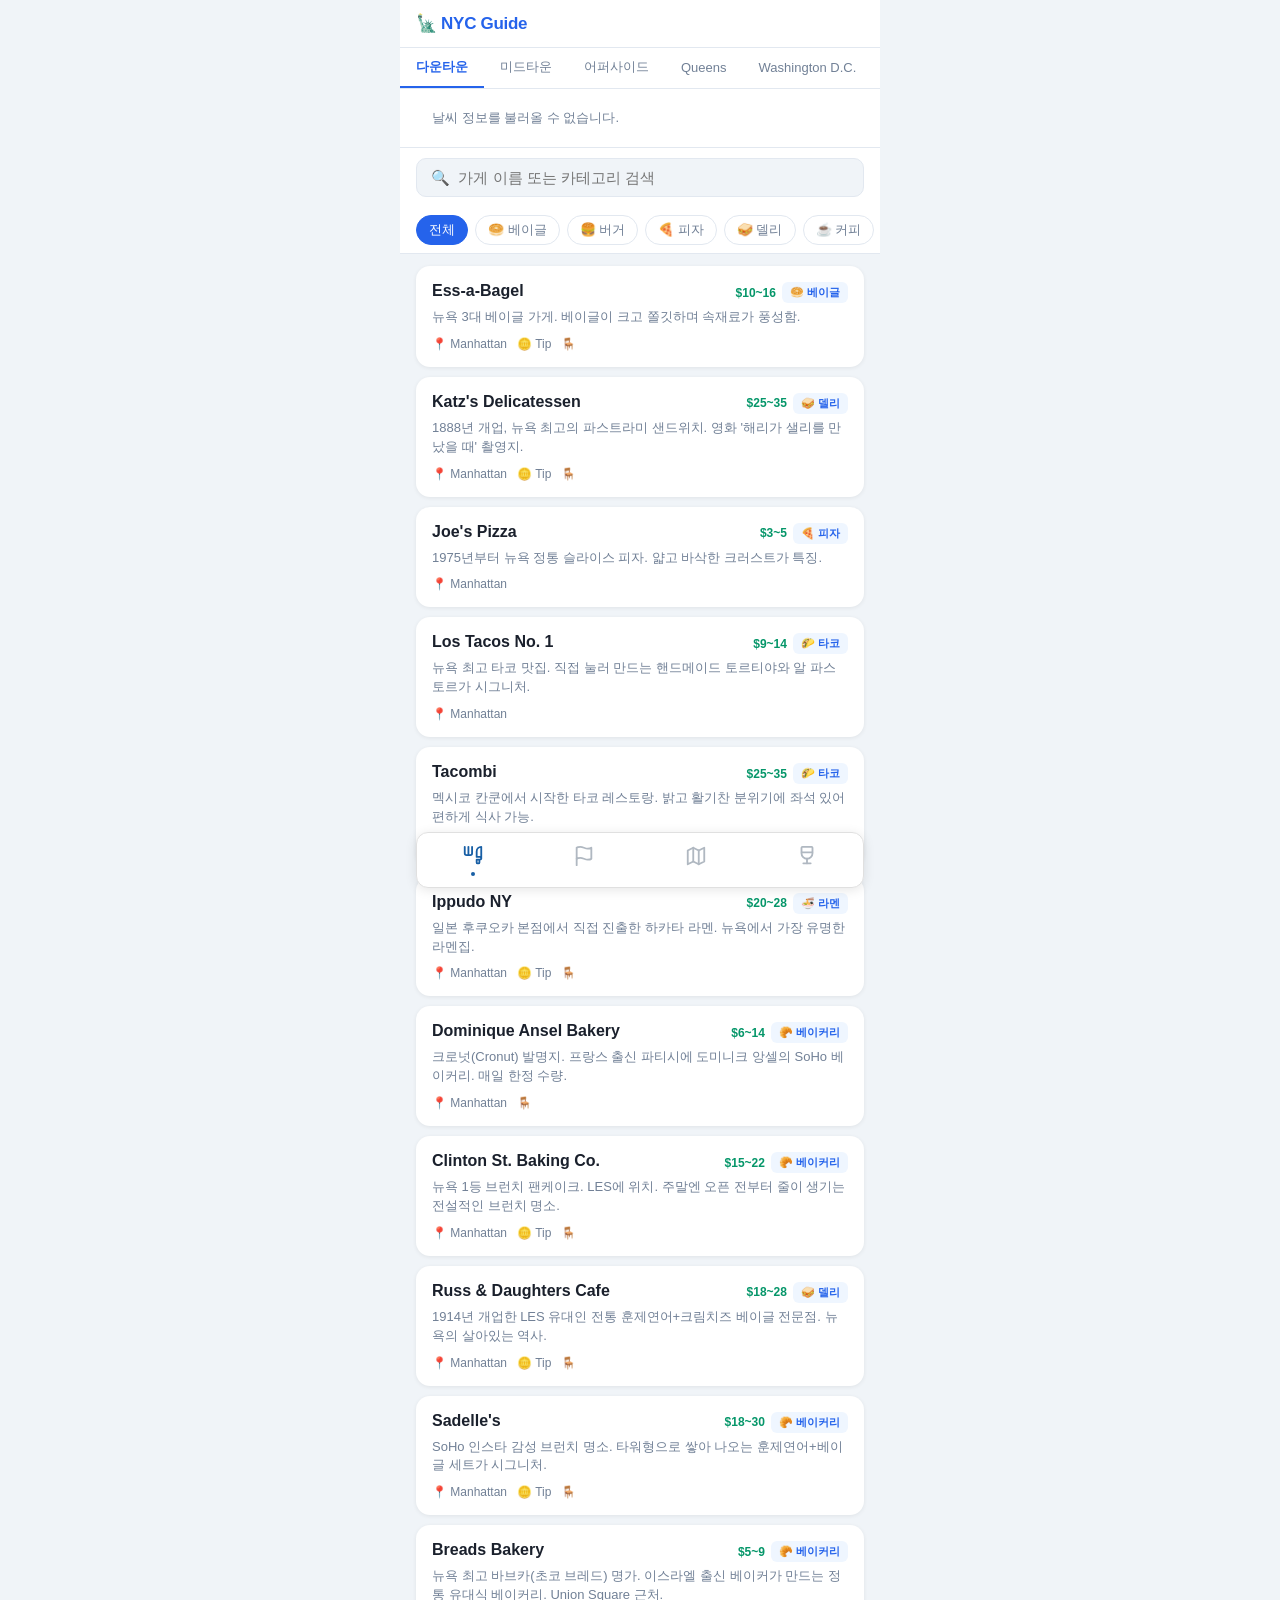
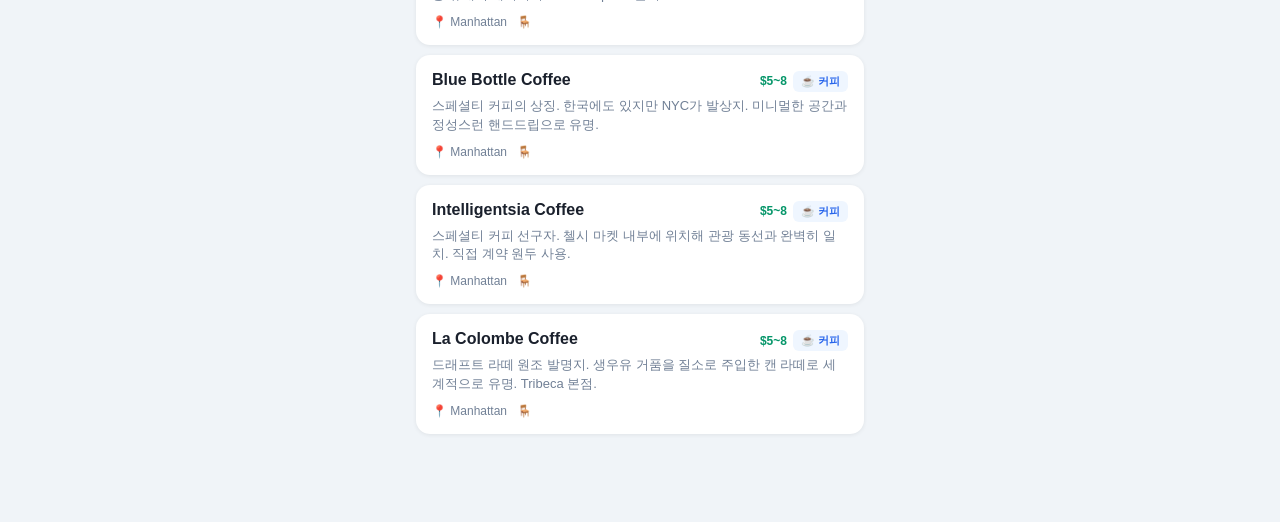
<file: us-order-guide/index.html>
<!DOCTYPE html>
<html lang="ko">
<head>
  <meta charset="UTF-8">
  <meta name="viewport" content="width=device-width, initial-scale=1.0, maximum-scale=1.0, user-scalable=no">
  <meta name="theme-color" content="#2563EB">
  <meta name="description" content="뉴욕·퀸즈·워싱턴 D.C.·나이아가라 맛집 주문 가이드">
  <meta name="apple-mobile-web-app-capable" content="yes">
  <meta name="apple-mobile-web-app-status-bar-style" content="default">
  <title>NYC Guide</title>
  <link rel="manifest" href="manifest.json">
  <link rel="stylesheet" href="css/style.css">
</head>
<body>

<header class="app-header">
  <h1>🗽 NYC Guide</h1>
</header>

<!-- Region Tabs -->
<div class="region-tabs">
  <button class="region-tab active" data-region="downtown">다운타운</button>
  <button class="region-tab" data-region="midtown">미드타운</button>
  <button class="region-tab" data-region="uptown">어퍼사이드</button>
  <button class="region-tab" data-region="queens">Queens</button>
  <button class="region-tab" data-region="washington">Washington D.C.</button>
  <button class="region-tab" data-region="niagara">Niagara</button>
</div>

<!-- Offline Banner -->
<div id="offline-banner" class="offline-banner hidden">오프라인 — 마지막 캐시 날씨 표시 중</div>

<!-- Weather Strip -->
<div class="weather-section">
  <div id="weather-scroll" class="weather-scroll">
    <div class="w-loading">날씨 불러오는 중…</div>
  </div>
</div>

<!-- Search -->
<div id="store-section">
  <div class="search-wrap">
    <input id="search-input" type="search" class="search-input" placeholder="🔍  가게 이름 또는 카테고리 검색">
  </div>

  <!-- Category Filter -->
  <div class="cat-row">
    <button class="cat-chip active" data-cat="all">전체</button>
    <button class="cat-chip" data-cat="bagel">🥯 베이글</button>
    <button class="cat-chip" data-cat="burger">🍔 버거</button>
    <button class="cat-chip" data-cat="pizza">🍕 피자</button>
    <button class="cat-chip" data-cat="deli">🥪 델리</button>
    <button class="cat-chip" data-cat="coffee">☕ 커피</button>
    <button class="cat-chip" data-cat="bakery">🥐 베이커리</button>
    <button class="cat-chip" data-cat="taco">🌮 타코</button>
    <button class="cat-chip" data-cat="ramen">🍜 라멘</button>
    <button class="cat-chip" data-cat="other">🍽️ 기타</button>
  </div>

  <!-- Store List -->
  <div id="store-list" class="store-list"></div>
</div>

<!-- Bottom Nav -->
<nav class="bottom-nav">
  <a class="nav-item active" href="index.html">
    <svg width="22" height="22" viewBox="0 0 24 24" fill="none" stroke-width="2" stroke-linecap="round" stroke-linejoin="round">
      <path d="M3 2v7c0 1.1.9 2 2 2h4a2 2 0 0 0 2-2V2"/><line x1="7" y1="2" x2="7" y2="11"/><path d="M21 15V2a5 5 0 0 0-5 5v6h3.5a1.5 1.5 0 0 1 0 3H16v3a1 1 0 0 0 1 1h1a1 1 0 0 0 1-1v-3h.5a1.5 1.5 0 0 0 0-3H21z"/>
    </svg>
  </a>
  <a class="nav-item" href="spots.html">
    <svg width="22" height="22" viewBox="0 0 24 24" fill="none" stroke-width="2" stroke-linecap="round" stroke-linejoin="round">
      <path d="M4 15s1-1 4-1 5 2 8 2 4-1 4-1V3s-1 1-4 1-5-2-8-2-4 1-4 1z"/><line x1="4" y1="22" x2="4" y2="15"/>
    </svg>
  </a>
  <a class="nav-item" href="map.html">
    <svg width="22" height="22" viewBox="0 0 24 24" fill="none" stroke-width="2" stroke-linecap="round" stroke-linejoin="round">
      <polygon points="3,6 9,3 15,6 21,3 21,18 15,21 9,18 3,21"/><line x1="9" y1="3" x2="9" y2="18"/><line x1="15" y1="6" x2="15" y2="21"/>
    </svg>
  </a>
  <a class="nav-item" href="restroom.html">
    <svg width="22" height="22" viewBox="0 0 24 24" fill="none" stroke-width="2" stroke-linecap="round" stroke-linejoin="round">
      <rect x="6" y="2" width="12" height="6" rx="1"/><path d="M6 8v1a6 6 0 0 0 12 0V8"/><line x1="12" y1="15" x2="12" y2="20"/><line x1="8" y1="20" x2="16" y2="20"/>
    </svg>
  </a>
</nav>

<script src="js/weather.js"></script>
<script src="js/app.js"></script>
</body>
</html>
</file>
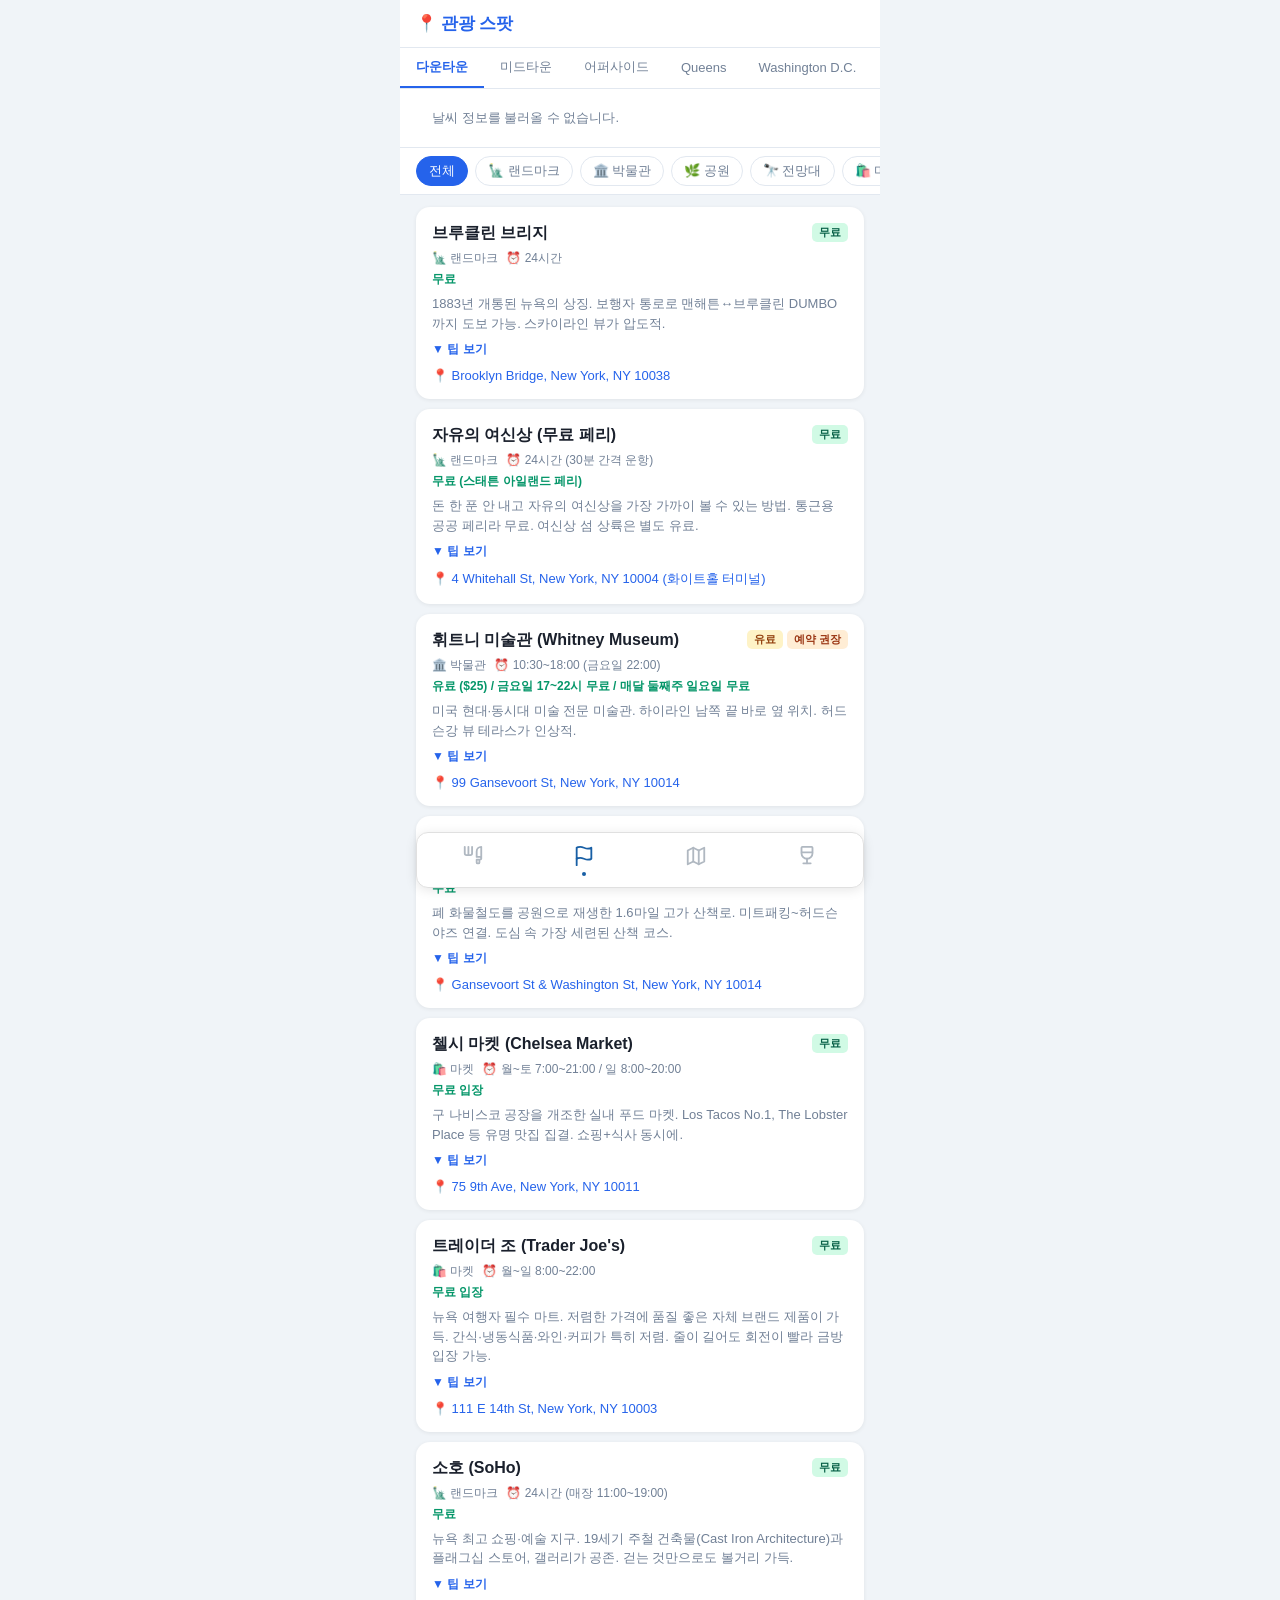
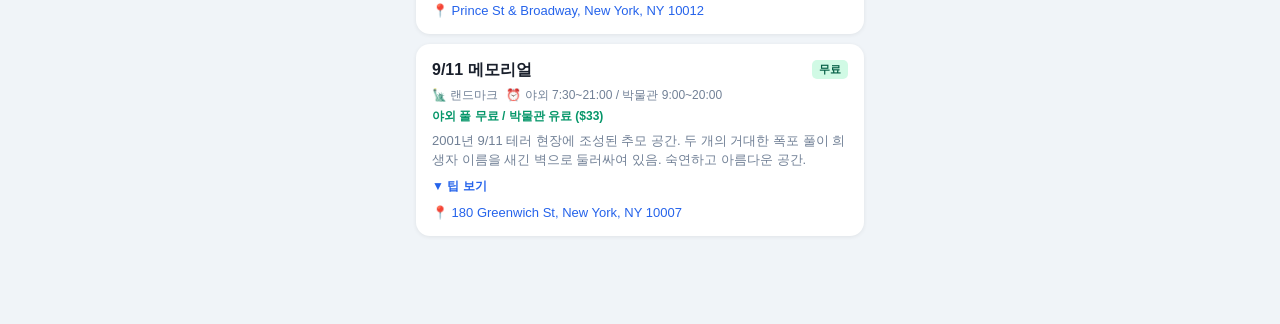
<file: us-order-guide/spots.html>
<!DOCTYPE html>
<html lang="ko">
<head>
  <meta charset="UTF-8">
  <meta name="viewport" content="width=device-width, initial-scale=1.0, maximum-scale=1.0, user-scalable=no">
  <meta name="theme-color" content="#2563EB">
  <meta name="apple-mobile-web-app-capable" content="yes">
  <title>스팟 - NYC Guide</title>
  <link rel="manifest" href="manifest.json">
  <link rel="stylesheet" href="css/style.css">
</head>
<body>

<header class="app-header">
  <h1>📍 관광 스팟</h1>
</header>

<!-- Region Tabs -->
<div class="region-tabs">
  <button class="region-tab active" data-region="downtown">다운타운</button>
  <button class="region-tab" data-region="midtown">미드타운</button>
  <button class="region-tab" data-region="uptown">어퍼사이드</button>
  <button class="region-tab" data-region="queens">Queens</button>
  <button class="region-tab" data-region="washington">Washington D.C.</button>
</div>

<!-- Offline Banner -->
<div id="offline-banner" class="offline-banner hidden">오프라인 — 마지막 캐시 날씨 표시 중</div>

<!-- Weather -->
<div class="weather-section">
  <div id="weather-scroll" class="weather-scroll">
    <div class="w-loading">날씨 불러오는 중…</div>
  </div>
</div>

<!-- Category Filter -->
<div class="cat-row">
  <button class="cat-chip active" data-cat="all">전체</button>
  <button class="cat-chip" data-cat="landmark">🗽 랜드마크</button>
  <button class="cat-chip" data-cat="museum">🏛️ 박물관</button>
  <button class="cat-chip" data-cat="park">🌿 공원</button>
  <button class="cat-chip" data-cat="view">🔭 전망대</button>
  <button class="cat-chip" data-cat="market">🛍️ 마켓</button>
</div>

<!-- Spot List -->
<div id="spot-list" class="store-list"></div>

<!-- Bottom Nav -->
<nav class="bottom-nav">
  <a class="nav-item" href="index.html">
    <svg width="22" height="22" viewBox="0 0 24 24" fill="none" stroke-width="2" stroke-linecap="round" stroke-linejoin="round">
      <path d="M3 2v7c0 1.1.9 2 2 2h4a2 2 0 0 0 2-2V2"/><line x1="7" y1="2" x2="7" y2="11"/><path d="M21 15V2a5 5 0 0 0-5 5v6h3.5a1.5 1.5 0 0 1 0 3H16v3a1 1 0 0 0 1 1h1a1 1 0 0 0 1-1v-3h.5a1.5 1.5 0 0 0 0-3H21z"/>
    </svg>
  </a>
  <a class="nav-item active" href="spots.html">
    <svg width="22" height="22" viewBox="0 0 24 24" fill="none" stroke-width="2" stroke-linecap="round" stroke-linejoin="round">
      <path d="M4 15s1-1 4-1 5 2 8 2 4-1 4-1V3s-1 1-4 1-5-2-8-2-4 1-4 1z"/><line x1="4" y1="22" x2="4" y2="15"/>
    </svg>
  </a>
  <a class="nav-item" href="map.html">
    <svg width="22" height="22" viewBox="0 0 24 24" fill="none" stroke-width="2" stroke-linecap="round" stroke-linejoin="round">
      <polygon points="3,6 9,3 15,6 21,3 21,18 15,21 9,18 3,21"/><line x1="9" y1="3" x2="9" y2="18"/><line x1="15" y1="6" x2="15" y2="21"/>
    </svg>
  </a>
  <a class="nav-item" href="restroom.html">
    <svg width="22" height="22" viewBox="0 0 24 24" fill="none" stroke-width="2" stroke-linecap="round" stroke-linejoin="round">
      <rect x="6" y="2" width="12" height="6" rx="1"/><path d="M6 8v1a6 6 0 0 0 12 0V8"/><line x1="12" y1="15" x2="12" y2="20"/><line x1="8" y1="20" x2="16" y2="20"/>
    </svg>
  </a>
</nav>

<script src="js/weather.js"></script>
<script src="js/spots.js"></script>
</body>
</html>
</file>
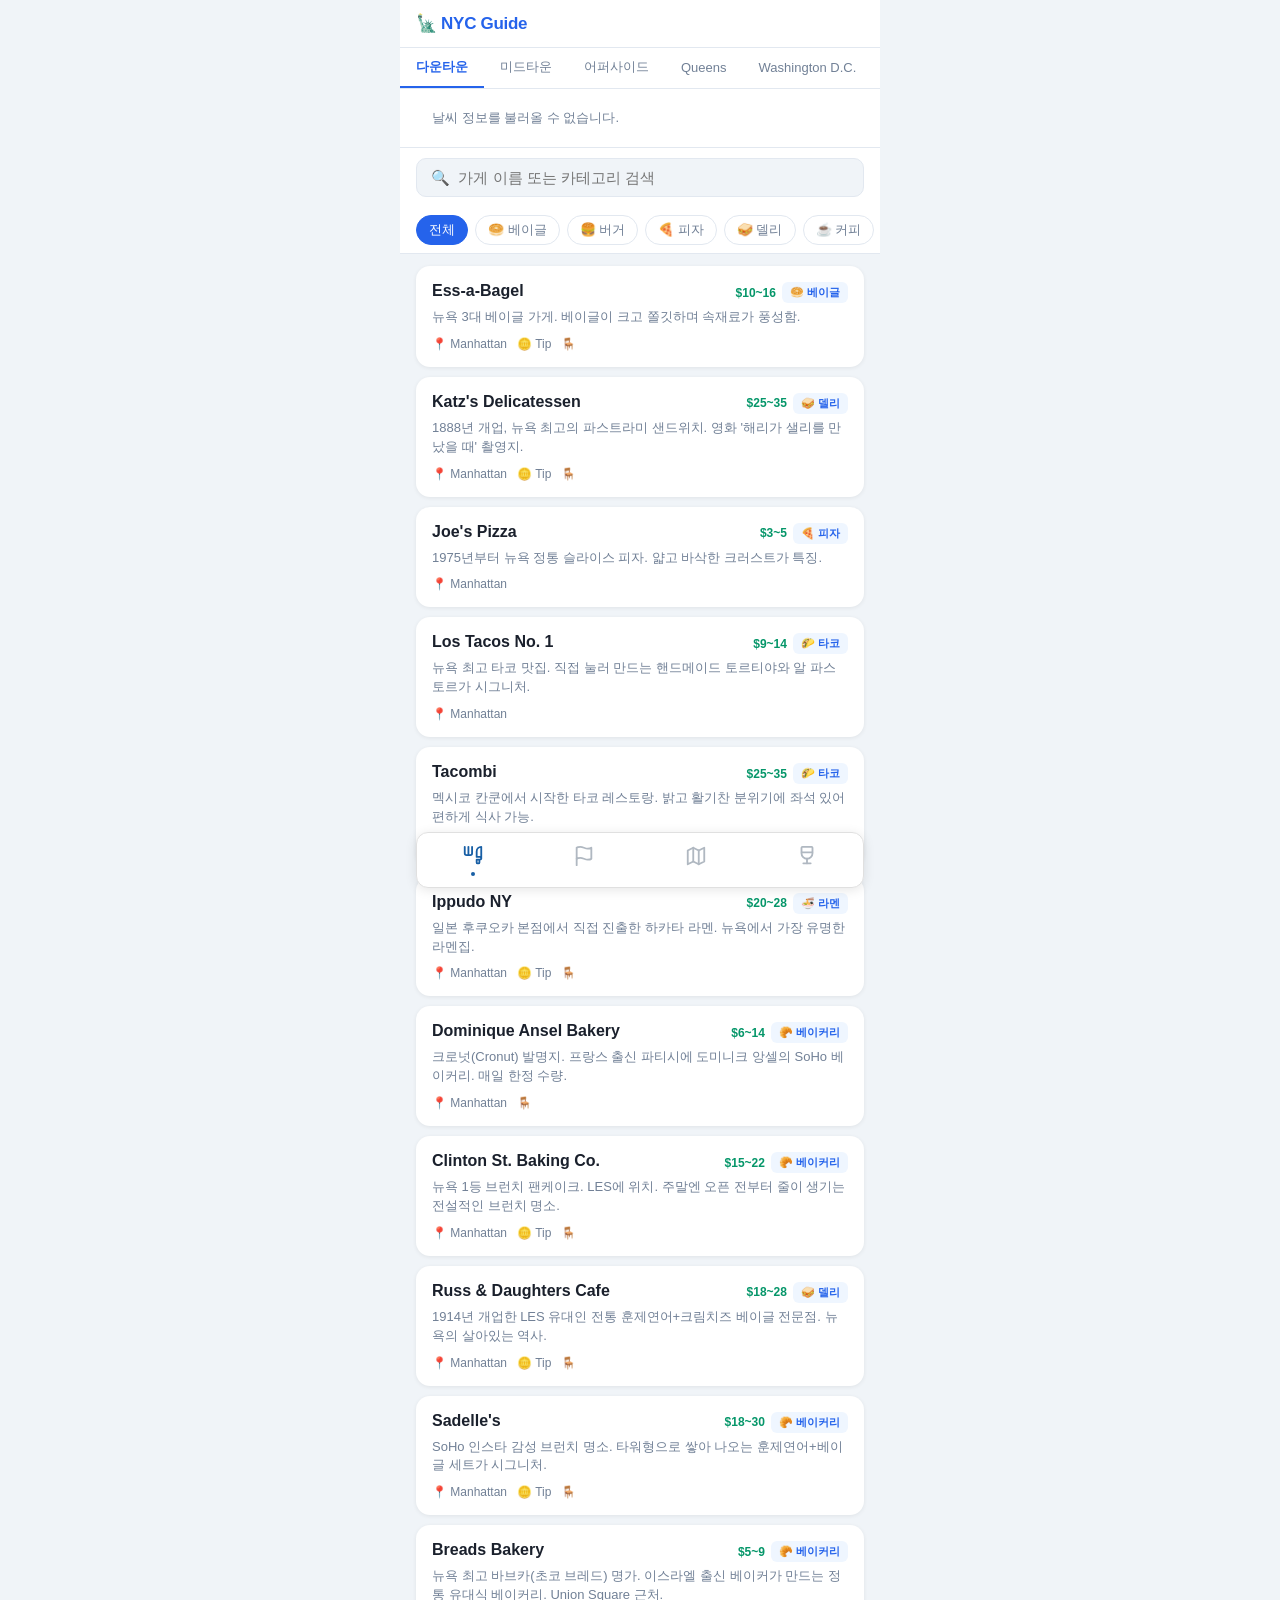
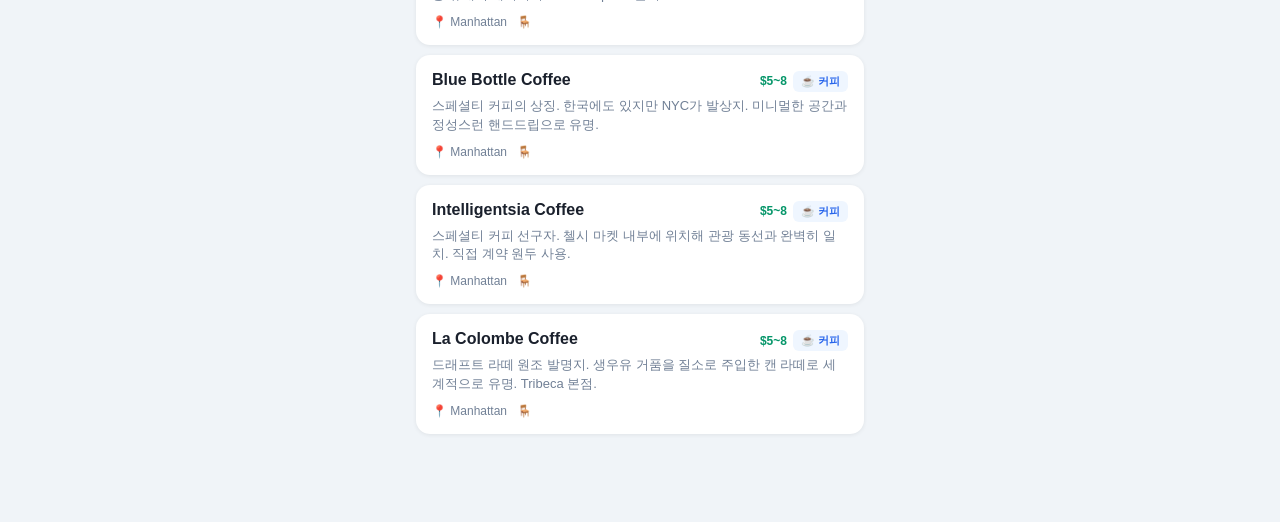
<file: us-order-guide/store.html>
<!DOCTYPE html>
<html lang="ko">
<head>
  <meta charset="UTF-8">
  <meta name="viewport" content="width=device-width, initial-scale=1.0, maximum-scale=1.0, user-scalable=no">
  <meta name="theme-color" content="#2563EB">
  <meta name="apple-mobile-web-app-capable" content="yes">
  <title>가게 상세 - NYC Guide</title>
  <link rel="manifest" href="manifest.json">
  <link rel="stylesheet" href="css/style.css">
</head>
<body>

<!-- Sticky header with back + name -->
<header class="app-header">
  <button id="back-btn" class="back-btn">← 뒤로</button>
  <span id="hdr-name" class="hdr-store-name"></span>
</header>

<!-- Store Info (scrollable) -->
<div class="store-info-section">
  <div id="store-detail-name" class="store-detail-name"></div>
  <div id="store-detail-meta" class="store-detail-meta"></div>
  <div id="store-detail-desc" class="store-detail-desc"></div>
  <div id="store-detail-address" class="store-detail-address"></div>
</div>

<!-- Sticky Tabs -->
<div class="detail-tabs">
  <button class="detail-tab active" data-tab="ordering">📋 주문 흐름</button>
  <button class="detail-tab" data-tab="sauce">🧂 소스·메뉴</button>
  <button class="detail-tab" data-tab="tips">💡 팁</button>
</div>

<!-- Tab: Ordering Flow -->
<div id="tab-ordering" class="tab-content active">
  <div id="ordering-flow" class="ordering-flow"></div>
</div>

<!-- Tab: Sauce Guide -->
<div id="tab-sauce" class="tab-content">
  <div id="sauce-guide" class="sauce-guide"></div>
</div>

<!-- Tab: Tips -->
<div id="tab-tips" class="tab-content">
  <div id="tips-section" class="tips-section"></div>
</div>

<!-- Bottom Nav -->
<nav class="bottom-nav">
  <a class="nav-item active" href="index.html">
    <svg width="22" height="22" viewBox="0 0 24 24" fill="none" stroke-width="2" stroke-linecap="round" stroke-linejoin="round">
      <path d="M3 2v7c0 1.1.9 2 2 2h4a2 2 0 0 0 2-2V2"/><line x1="7" y1="2" x2="7" y2="11"/><path d="M21 15V2a5 5 0 0 0-5 5v6h3.5a1.5 1.5 0 0 1 0 3H16v3a1 1 0 0 0 1 1h1a1 1 0 0 0 1-1v-3h.5a1.5 1.5 0 0 0 0-3H21z"/>
    </svg>
  </a>
  <a class="nav-item" href="spots.html">
    <svg width="22" height="22" viewBox="0 0 24 24" fill="none" stroke-width="2" stroke-linecap="round" stroke-linejoin="round">
      <path d="M4 15s1-1 4-1 5 2 8 2 4-1 4-1V3s-1 1-4 1-5-2-8-2-4 1-4 1z"/><line x1="4" y1="22" x2="4" y2="15"/>
    </svg>
  </a>
  <a class="nav-item" href="map.html">
    <svg width="22" height="22" viewBox="0 0 24 24" fill="none" stroke-width="2" stroke-linecap="round" stroke-linejoin="round">
      <polygon points="3,6 9,3 15,6 21,3 21,18 15,21 9,18 3,21"/><line x1="9" y1="3" x2="9" y2="18"/><line x1="15" y1="6" x2="15" y2="21"/>
    </svg>
  </a>
</nav>

<script src="js/store.js"></script>
</body>
</html>
</file>
<file: us-order-guide/css/style.css>
.hidden { display: none !important; }

:root {
  --primary: #2563EB;
  --primary-dark: #1D4ED8;
  --bg: #F0F4F8;
  --surface: #FFFFFF;
  --text: #1A202C;
  --muted: #718096;
  --border: #E2E8F0;
  --gold: #D97706;
  --nav-h: 76px;
  --hdr-h: 48px;
}

* { box-sizing: border-box; margin: 0; padding: 0; -webkit-tap-highlight-color: transparent; }

body {
  font-family: -apple-system, BlinkMacSystemFont, 'Segoe UI', 'Helvetica Neue', sans-serif;
  background: var(--bg);
  color: var(--text);
  max-width: 480px;
  margin: 0 auto;
  min-height: 100vh;
  padding-bottom: var(--nav-h);
}

/* ── Header ── */
.app-header {
  position: sticky;
  top: 0;
  z-index: 100;
  background: var(--surface);
  border-bottom: 1px solid var(--border);
  height: var(--hdr-h);
  display: flex;
  align-items: center;
  padding: 0 16px;
  gap: 10px;
}
.app-header h1 {
  font-size: 17px;
  font-weight: 800;
  color: var(--primary);
  letter-spacing: -0.3px;
}
.app-header .hdr-store-name {
  font-size: 15px;
  font-weight: 700;
  color: var(--text);
  flex: 1;
  overflow: hidden;
  text-overflow: ellipsis;
  white-space: nowrap;
}

/* ── Back Button ── */
.back-btn {
  display: flex;
  align-items: center;
  gap: 4px;
  color: var(--primary);
  font-size: 14px;
  font-weight: 600;
  background: none;
  border: none;
  cursor: pointer;
  padding: 4px 0;
  flex-shrink: 0;
}

/* ── Region Tabs ── */
.region-tabs {
  display: flex;
  background: var(--surface);
  border-bottom: 1px solid var(--border);
  overflow-x: auto;
  scrollbar-width: none;
}
.region-tabs::-webkit-scrollbar { display: none; }
.region-tab {
  flex-shrink: 0;
  padding: 10px 16px;
  font-size: 13px;
  font-weight: 500;
  color: var(--muted);
  border: none;
  background: none;
  border-bottom: 2px solid transparent;
  cursor: pointer;
  white-space: nowrap;
  transition: color .15s;
}
.region-tab.active {
  color: var(--primary);
  border-bottom-color: var(--primary);
  font-weight: 700;
}

/* ── Weather Strip ── */
.weather-section {
  background: var(--surface);
  border-bottom: 1px solid var(--border);
  padding: 10px 0;
}
.weather-scroll {
  display: flex;
  gap: 8px;
  padding: 0 16px;
  overflow-x: auto;
  scrollbar-width: none;
}
.weather-scroll::-webkit-scrollbar { display: none; }

.w-card {
  flex-shrink: 0;
  background: linear-gradient(135deg, #EFF6FF 0%, #DBEAFE 100%);
  border: 1px solid #BFDBFE;
  border-radius: 12px;
  padding: 10px 14px;
  min-width: 130px;
}
.w-card .w-city { font-size: 10px; font-weight: 700; color: var(--primary); text-transform: uppercase; letter-spacing: 0.4px; }
.w-card .w-day  { font-size: 10px; color: var(--muted); margin-top: 1px; }
.w-card .w-temp { font-size: 22px; font-weight: 800; color: var(--text); margin-top: 4px; line-height: 1; }
.w-card .w-cond { font-size: 11px; color: var(--muted); margin-top: 3px; }
.w-card .w-hilo { font-size: 10px; color: var(--muted); margin-top: 2px; }
.w-card .w-rain { font-size: 11px; color: #2563EB; font-weight: 600; margin-top: 3px; }
.w-loading { padding: 10px 16px; font-size: 13px; color: var(--muted); }

/* ── Search ── */
.search-wrap {
  padding: 10px 16px;
  background: var(--surface);
}
.search-input {
  width: 100%;
  padding: 10px 14px;
  font-size: 15px;
  border: 1.5px solid var(--border);
  border-radius: 10px;
  outline: none;
  background: var(--bg);
  color: var(--text);
  transition: border-color .15s;
}
.search-input:focus { border-color: var(--primary); }

/* ── Category Chips ── */
.cat-row {
  display: flex;
  gap: 7px;
  padding: 8px 16px;
  overflow-x: auto;
  scrollbar-width: none;
  background: var(--surface);
  border-bottom: 1px solid var(--border);
}
.cat-row::-webkit-scrollbar { display: none; }
.cat-chip {
  flex-shrink: 0;
  padding: 5px 12px;
  border-radius: 20px;
  font-size: 13px;
  font-weight: 500;
  border: 1.5px solid var(--border);
  background: var(--surface);
  color: var(--muted);
  cursor: pointer;
  transition: all .15s;
}
.cat-chip.active {
  background: var(--primary);
  color: #fff;
  border-color: var(--primary);
}

/* ── Store List ── */
.store-list {
  padding: 12px 16px;
  display: flex;
  flex-direction: column;
  gap: 10px;
}
.store-card {
  display: block;
  background: var(--surface);
  border-radius: 14px;
  padding: 16px;
  box-shadow: 0 1px 4px rgba(0,0,0,.07);
  text-decoration: none;
  color: inherit;
  transition: transform .12s, box-shadow .12s;
}
.store-card:active { transform: scale(0.98); box-shadow: 0 1px 2px rgba(0,0,0,.08); }
.store-card-top { display: flex; align-items: flex-start; justify-content: space-between; gap: 8px; }
.store-name { font-size: 16px; font-weight: 700; color: var(--text); }
.cat-tag {
  flex-shrink: 0;
  font-size: 11px;
  font-weight: 600;
  padding: 3px 8px;
  border-radius: 6px;
  background: #EFF6FF;
  color: var(--primary);
}
.price-tag {
  flex-shrink: 0;
  font-size: 12px;
  font-weight: 700;
  color: #059669;
}
.store-desc { font-size: 13px; color: var(--muted); margin-top: 5px; line-height: 1.45; }
.store-meta { display: flex; flex-wrap: wrap; gap: 10px; margin-top: 10px; }
.meta-tag { font-size: 12px; color: var(--muted); }

.empty-msg {
  text-align: center;
  padding: 50px 20px;
  color: var(--muted);
  font-size: 14px;
  line-height: 1.6;
}


/* ── Bottom Nav ── */
.bottom-nav {
  position: fixed;
  bottom: 12px;
  left: 50%;
  transform: translateX(-50%);
  width: calc(100% - 32px);
  max-width: 448px;
  height: 56px;
  background: #ffffff;
  border: 0.5px solid #e0e0e0;
  border-radius: 12px;
  box-shadow: 0 2px 12px rgba(0,0,0,0.10);
  display: flex;
  z-index: 200;
}
.nav-item {
  flex: 1;
  display: flex;
  flex-direction: column;
  align-items: center;
  justify-content: center;
  gap: 5px;
  cursor: pointer;
  text-decoration: none;
  border: none;
  background: none;
}
.nav-item svg {
  stroke: #b0b8c1;
  transition: stroke .15s;
}
.nav-item.active svg {
  stroke: #185FA5;
}
.nav-item::after {
  content: '';
  display: block;
  width: 4px;
  height: 4px;
  border-radius: 50%;
  background: transparent;
  transition: background .15s;
}
.nav-item.active::after {
  background: #185FA5;
}

/* ── Store Detail ── */
.store-info-section {
  background: var(--surface);
  border-bottom: 1px solid var(--border);
  padding: 14px 16px;
}
.store-detail-name { font-size: 22px; font-weight: 800; color: var(--text); line-height: 1.2; }
.store-detail-meta { display: flex; flex-wrap: wrap; gap: 8px; margin-top: 8px; }
.store-detail-desc { font-size: 14px; color: var(--muted); margin-top: 8px; line-height: 1.5; }
.store-detail-address { font-size: 12px; color: var(--muted); margin-top: 6px; }
.store-detail-address a { color: inherit; text-decoration: underline dotted; }
.maps-btn {
  display: inline-flex;
  align-items: center;
  gap: 6px;
  margin-top: 10px;
  padding: 8px 14px;
  background: #EFF6FF;
  border-radius: 8px;
  font-size: 13px;
  font-weight: 600;
  color: var(--primary);
  text-decoration: none;
}

/* ── Detail Tabs ── */
.detail-tabs {
  position: sticky;
  top: var(--hdr-h);
  z-index: 50;
  display: flex;
  background: var(--surface);
  border-bottom: 1px solid var(--border);
}
.detail-tab {
  flex: 1;
  padding: 11px 8px;
  font-size: 12px;
  font-weight: 600;
  text-align: center;
  border: none;
  background: none;
  cursor: pointer;
  color: var(--muted);
  border-bottom: 2px solid transparent;
  transition: all .15s;
}
.detail-tab.active { color: var(--primary); border-bottom-color: var(--primary); }

/* ── Tab Content ── */
.tab-content { display: none; }
.tab-content.active { display: block; }

/* ── Ordering Flow ── */
.ordering-flow { padding: 14px 16px; }
.step-card {
  background: var(--surface);
  border-radius: 14px;
  padding: 16px;
  margin-bottom: 12px;
  box-shadow: 0 1px 4px rgba(0,0,0,.06);
}
.step-badge {
  display: inline-flex;
  align-items: center;
  justify-content: center;
  width: 22px;
  height: 22px;
  border-radius: 50%;
  background: var(--primary);
  color: #fff;
  font-size: 11px;
  font-weight: 700;
  margin-bottom: 10px;
}
.step-q-en { font-size: 17px; font-weight: 700; color: var(--text); }
.step-q-ko { font-size: 13px; color: var(--muted); margin-top: 3px; }
.step-tip {
  margin-top: 10px;
  padding: 7px 10px;
  background: #FFFBEB;
  border: 1px solid #FDE68A;
  border-radius: 8px;
  font-size: 12px;
  color: #92400E;
}
.step-options { margin-top: 12px; display: flex; flex-direction: column; gap: 8px; }
.step-option {
  display: flex;
  align-items: center;
  justify-content: space-between;
  gap: 8px;
  padding: 10px 12px;
  border-radius: 10px;
  border: 1.5px solid var(--border);
  background: var(--bg);
}
.step-option.recommended {
  border-color: #FCD34D;
  background: #FFFBEB;
}
.opt-en { font-size: 15px; font-weight: 600; color: var(--text); }
.opt-ko { font-size: 12px; color: var(--muted); margin-top: 2px; }
.rec-star { font-size: 16px; color: var(--gold); flex-shrink: 0; }

/* ── Sauce Guide ── */
.sauce-guide { padding: 14px 16px; }
.sauce-card {
  background: var(--surface);
  border-radius: 12px;
  padding: 14px;
  margin-bottom: 10px;
  box-shadow: 0 1px 4px rgba(0,0,0,.06);
}
.sauce-top { display: flex; align-items: flex-start; justify-content: space-between; gap: 8px; }
.sauce-name    { font-size: 15px; font-weight: 700; color: var(--text); }
.sauce-name-ko { font-size: 12px; color: var(--muted); margin-top: 2px; }
.sauce-desc    { font-size: 13px; color: var(--text); margin-top: 7px; line-height: 1.5; }
.sauce-rec     { font-size: 12px; color: var(--gold); font-weight: 700; flex-shrink: 0; }

/* ── Tips ── */
.tips-section { padding: 14px 16px; }
.tip-item {
  display: flex;
  gap: 8px;
  background: var(--surface);
  border-radius: 10px;
  padding: 12px 14px;
  margin-bottom: 8px;
  font-size: 13px;
  line-height: 1.5;
  color: var(--text);
  box-shadow: 0 1px 3px rgba(0,0,0,.05);
}
.tip-item::before { content: "💡"; flex-shrink: 0; }

/* ── Map ── */
body.map-page { padding-bottom: 0; }
#map-wrap {
  position: fixed;
  top: 0; left: 0; right: 0;
  bottom: var(--nav-h);
}
#map { height: 100%; width: 100%; }
#loc-btn {
  position: fixed;
  bottom: calc(var(--nav-h) + 16px);
  right: 16px;
  z-index: 1000;
  width: 44px; height: 44px;
  border-radius: 50%;
  background: var(--surface);
  border: none;
  box-shadow: 0 2px 8px rgba(0,0,0,.2);
  font-size: 20px;
  cursor: pointer;
  display: flex;
  align-items: center;
  justify-content: center;
}

/* ── Spot Cards ── */
.spot-card {
  background: var(--surface);
  border-radius: 14px;
  padding: 16px;
  box-shadow: 0 1px 4px rgba(0,0,0,.07);
}
.spot-top { display: flex; align-items: flex-start; justify-content: space-between; gap: 8px; }
.spot-name { font-size: 16px; font-weight: 700; color: var(--text); }
.spot-badges { display: flex; gap: 4px; flex-wrap: wrap; justify-content: flex-end; flex-shrink: 0; }
.badge-free    { font-size: 11px; font-weight: 700; padding: 2px 7px; border-radius: 5px; background: #D1FAE5; color: #065F46; }
.badge-paid    { font-size: 11px; font-weight: 700; padding: 2px 7px; border-radius: 5px; background: #FEF3C7; color: #92400E; }
.badge-res     { font-size: 11px; font-weight: 700; padding: 2px 7px; border-radius: 5px; background: #FEE2E2; color: #991B1B; }
.badge-res-rec { font-size: 11px; font-weight: 700; padding: 2px 7px; border-radius: 5px; background: #FFEDD5; color: #9A3412; }
.spot-meta { display: flex; gap: 8px; margin-top: 6px; flex-wrap: wrap; }
.spot-price-note { font-size: 12px; color: #059669; font-weight: 600; margin-top: 4px; }
.spot-desc { font-size: 13px; color: var(--muted); margin-top: 6px; line-height: 1.5; }
.spot-tips { margin-top: 10px; }
.tips-toggle {
  display: inline-block;
  margin-top: 8px;
  font-size: 12px;
  color: var(--primary);
  font-weight: 600;
  background: none;
  border: none;
  cursor: pointer;
  padding: 0;
}
.spot-address { margin-top: 10px; font-size: 13px; }
.spot-address a { color: var(--primary); text-decoration: none; }

/* ── Restroom Page ── */
.wc-map {
  height: 260px;
  width: 100%;
  background: #e8f0fe;
}

.wc-initial {
  display: flex;
  flex-direction: column;
  align-items: center;
  gap: 20px;
  padding: 48px 24px;
  text-align: center;
}
.wc-initial-desc {
  font-size: 15px;
  color: var(--muted);
  line-height: 1.7;
}

.wc-locate-btn {
  padding: 13px 28px;
  background: var(--primary);
  color: #fff;
  border: none;
  border-radius: 12px;
  font-size: 15px;
  font-weight: 700;
  cursor: pointer;
  transition: background .15s;
}
.wc-locate-btn:disabled { background: #93c5fd; cursor: not-allowed; }

.wc-info {
  padding: 10px 16px;
  font-size: 13px;
  font-weight: 600;
  color: var(--muted);
  background: var(--surface);
  border-bottom: 1px solid var(--border);
}
.wc-refresh-btn, .wc-expand-btn {
  background: none;
  border: none;
  color: var(--primary);
  font-size: 13px;
  font-weight: 700;
  cursor: pointer;
  padding: 0;
  text-decoration: underline;
}

.wc-list {
  padding: 12px 16px;
  display: flex;
  flex-direction: column;
  gap: 10px;
}

.wc-card {
  background: var(--surface);
  border-radius: 14px;
  padding: 14px 16px;
  box-shadow: 0 1px 4px rgba(0,0,0,.07);
}
.wc-card-top {
  display: flex;
  align-items: flex-start;
  gap: 10px;
}
.wc-num {
  flex-shrink: 0;
  width: 26px;
  height: 26px;
  border-radius: 50%;
  background: #059669;
  color: #fff;
  font-size: 12px;
  font-weight: 700;
  display: flex;
  align-items: center;
  justify-content: center;
}
.wc-card-body { flex: 1; min-width: 0; }
.wc-name { font-size: 15px; font-weight: 700; color: var(--text); }
.wc-meta { display: flex; gap: 5px; flex-wrap: wrap; margin-top: 5px; }
.wc-badge {
  font-size: 11px;
  font-weight: 600;
  padding: 2px 7px;
  border-radius: 5px;
}
.wc-badge-free   { background: #D1FAE5; color: #065F46; }
.wc-badge-paid   { background: #FEF3C7; color: #92400E; }
.wc-badge-access { background: #EFF6FF; color: var(--primary); }
.wc-badge-wc     { background: #F3F4F6; color: #374151; }
.wc-hours {
  display: block;
  font-size: 12px;
  color: var(--muted);
  margin-top: 5px;
}
.wc-dist {
  flex-shrink: 0;
  font-size: 14px;
  font-weight: 800;
  color: #059669;
  white-space: nowrap;
}
.wc-maps-btn {
  display: inline-block;
  margin-top: 10px;
  font-size: 13px;
  font-weight: 600;
  color: var(--primary);
  text-decoration: none;
  padding: 6px 12px;
  background: #EFF6FF;
  border-radius: 7px;
}
.wc-expand-btn { display: block; margin-top: 12px; font-size: 14px; }

.wc-pin {
  width: 26px;
  height: 26px;
  border-radius: 50%;
  background: #059669;
  color: #fff;
  font-size: 11px;
  font-weight: 700;
  display: flex;
  align-items: center;
  justify-content: center;
  border: 2px solid #fff;
  box-shadow: 0 1px 4px rgba(0,0,0,.3);
}

/* ── Offline Banner ── */
.offline-banner {
  text-align: center;
  padding: 4px 12px;
  font-size: 11px;
  background: #FEF3C7;
  color: #92400E;
  border-bottom: 1px solid #FDE68A;
}
</file>
